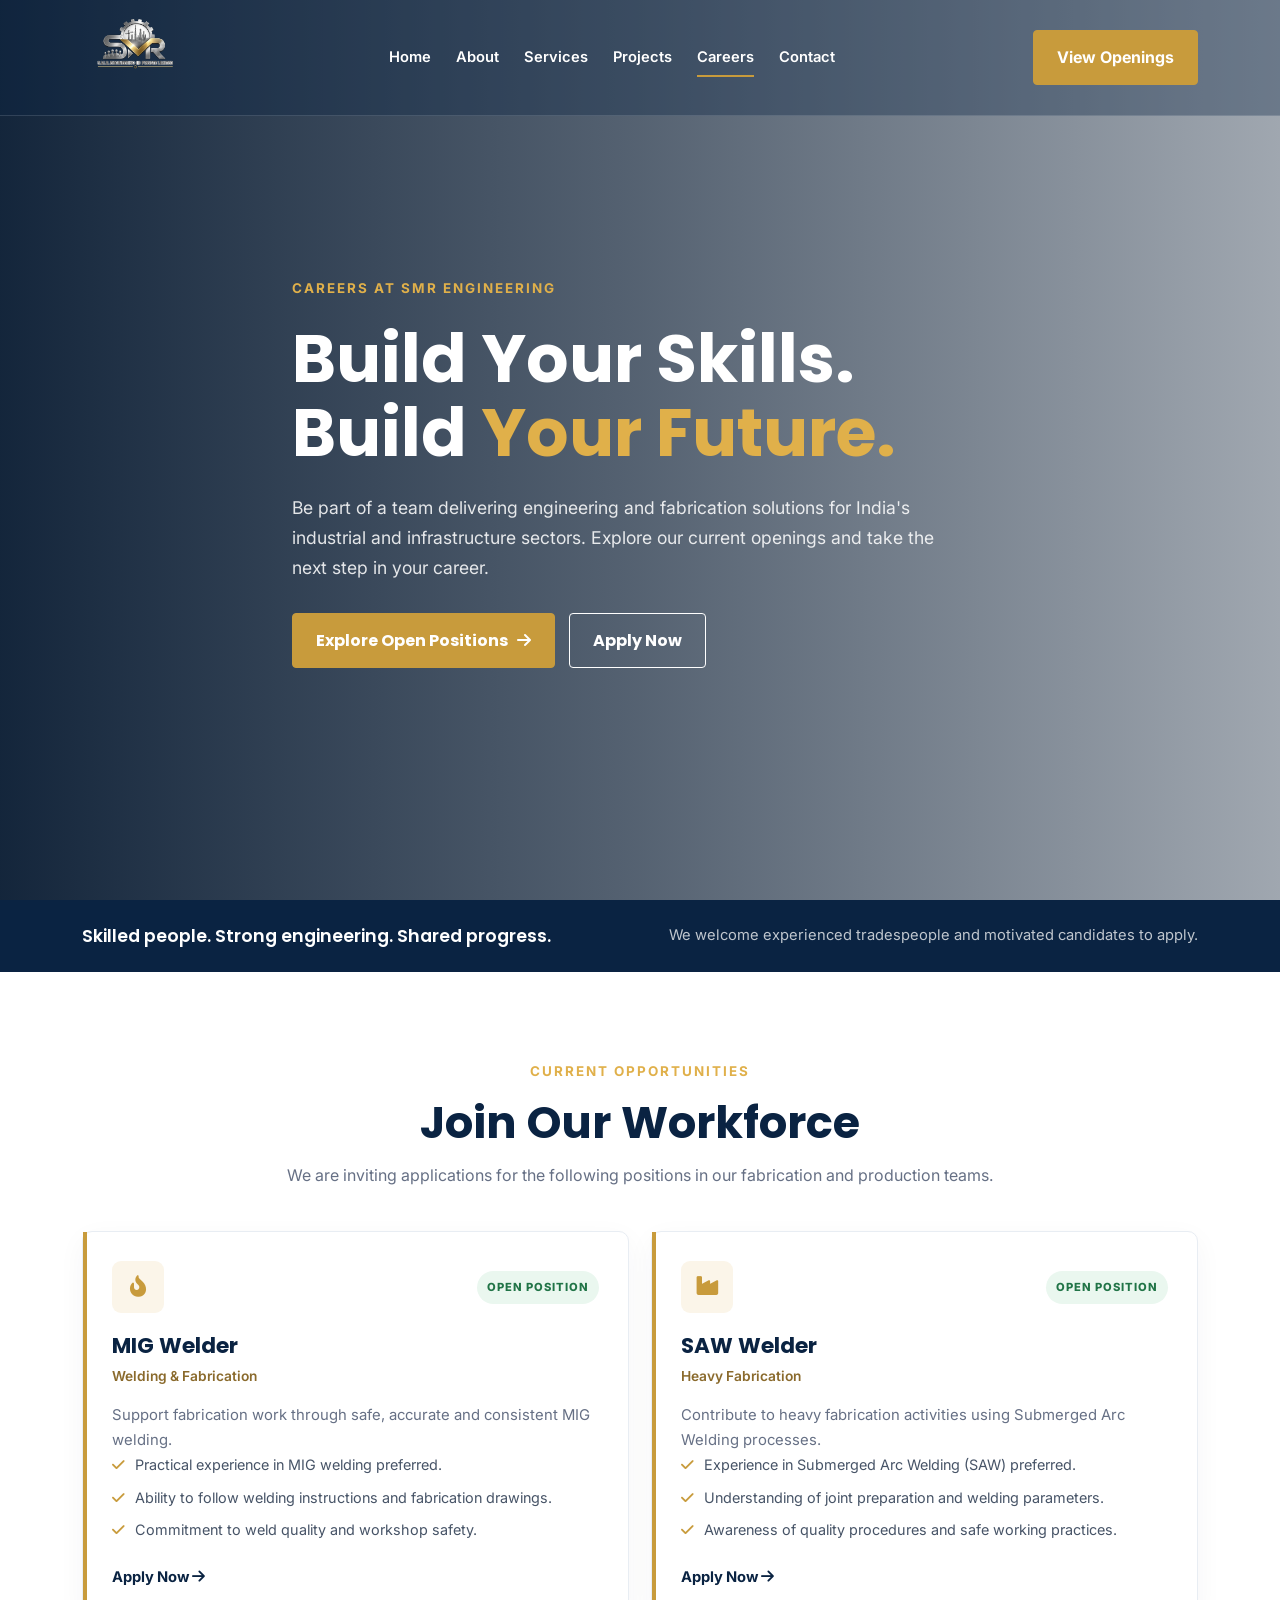
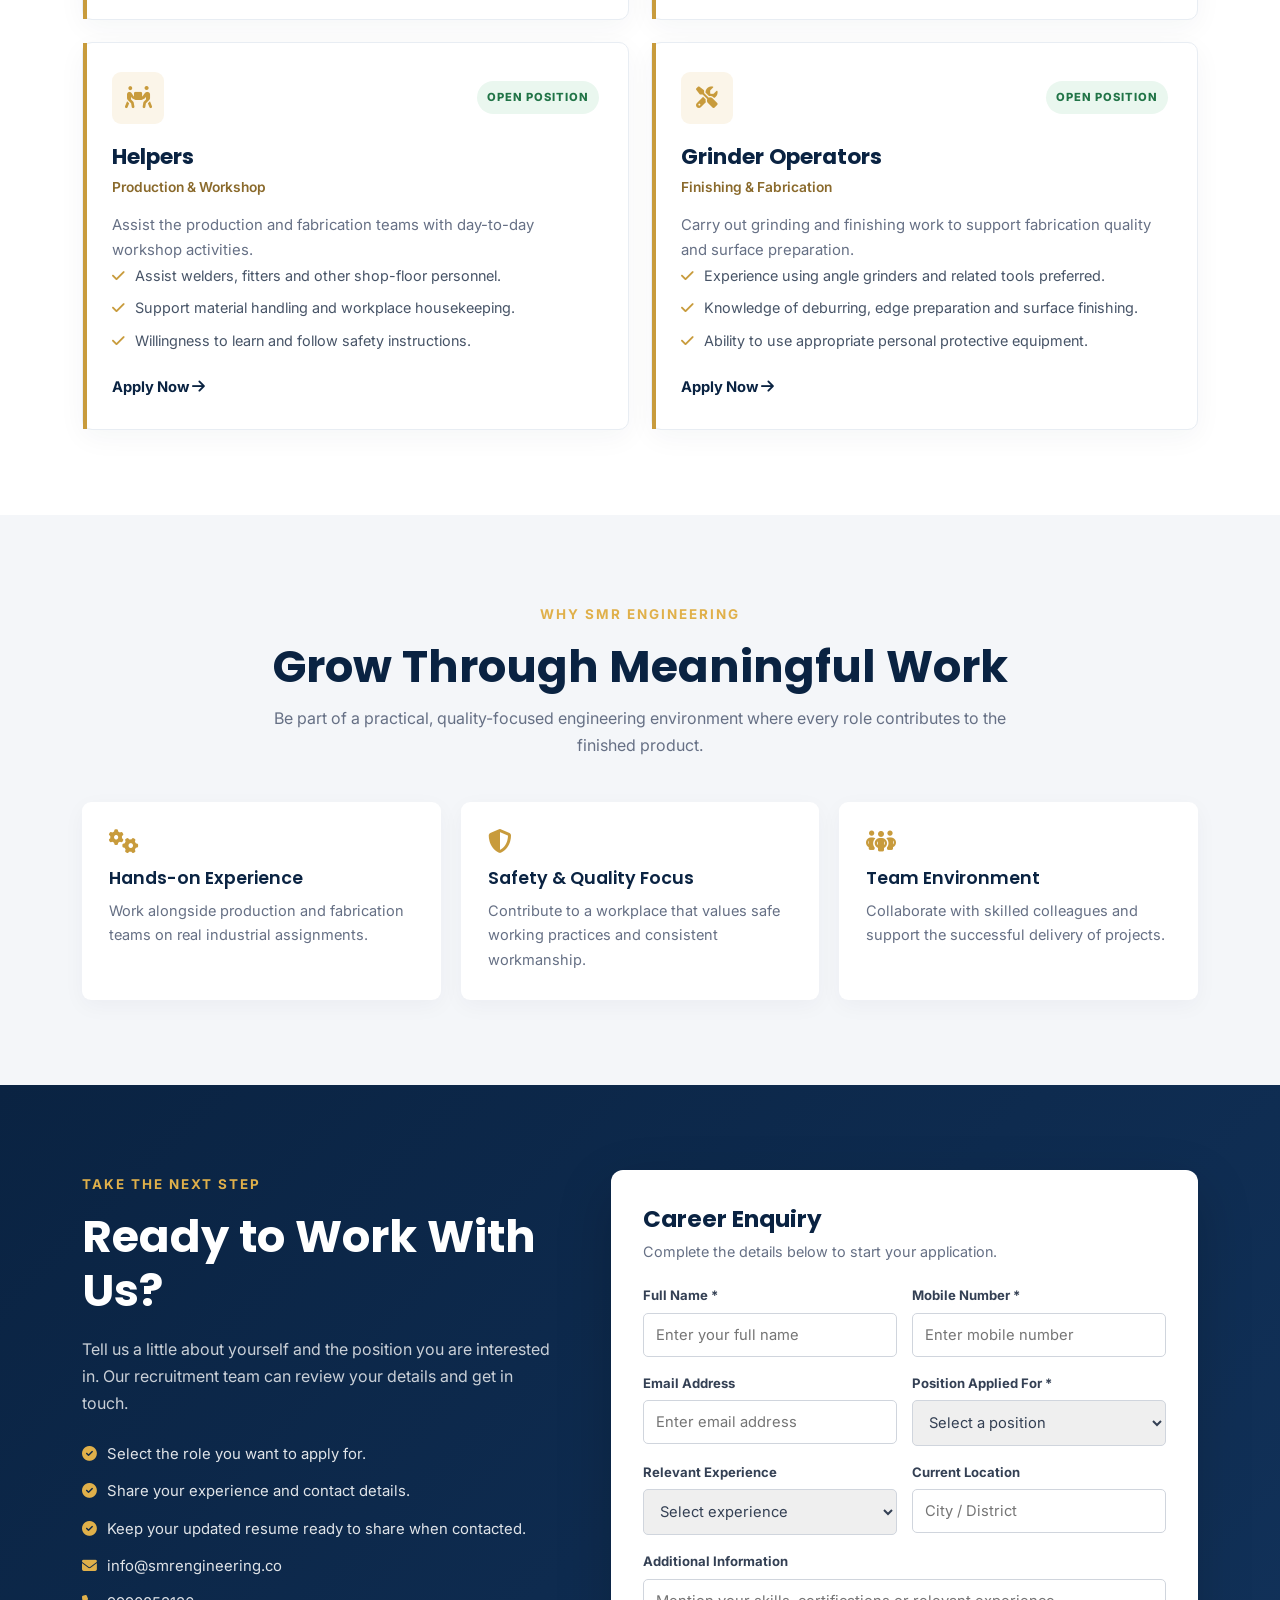
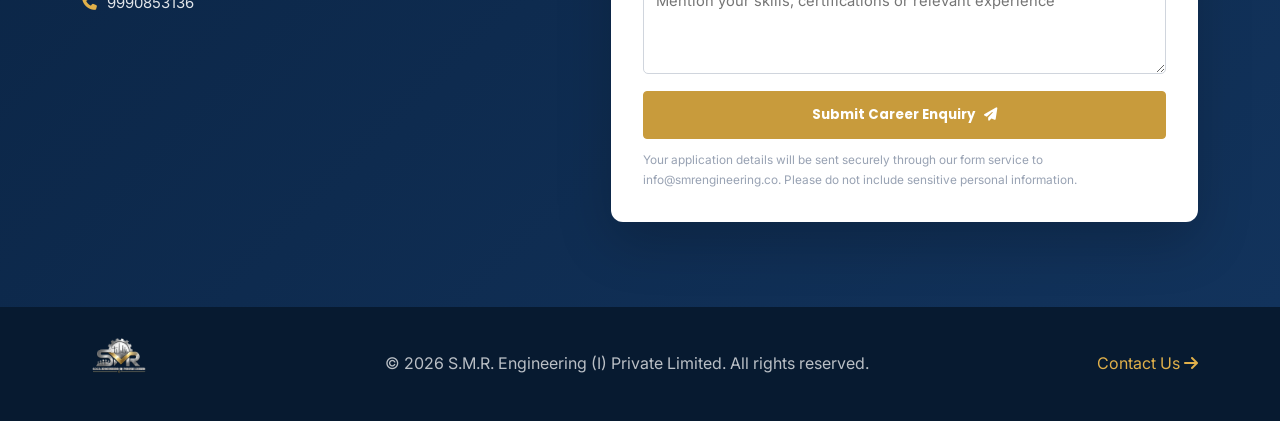
<file: careers.html>
<!DOCTYPE html>
<html lang="en">
<head>
<meta charset="UTF-8"><meta name="viewport" content="width=device-width,initial-scale=1">
<meta name="description" content="Careers at S.M.R. Engineering (I) Private Limited. Current openings for MIG Welders, SAW Welders, Helpers and Grinder Operators.">
<title>Careers | S.M.R. Engineering (I) Private Limited</title>
<link href="https://fonts.googleapis.com/css2?family=Inter:wght@300;400;500;600;700&family=Poppins:wght@400;500;600;700;800&display=swap" rel="stylesheet">
<link rel="stylesheet" href="https://cdnjs.cloudflare.com/ajax/libs/font-awesome/6.6.0/css/all.min.css">
<link rel="stylesheet" href="style.css">
<style>
:root{--navy:#0A2342;--navy-light:#12335c;--gold:#C89B3C;--light-gray:#f4f6f9;--white:#fff;--font-primary:'Poppins',sans-serif;--font-secondary:'Inter',sans-serif}
*{box-sizing:border-box}body{margin:0;font-family:var(--font-secondary);color:#333;line-height:1.7}a{text-decoration:none}.container{width:min(1180px,calc(100% - 40px));margin:auto}
.navbar{position:absolute;top:0;width:100%;z-index:20;padding:14px 0;background:rgba(10,35,66,.35);border-bottom:1px solid #ffffff22}.navbar.scrolled{position:fixed;background:rgba(10,35,66,.96);backdrop-filter:blur(12px);padding:9px 0}.nav-container{display:flex;align-items:center;justify-content:space-between;gap:22px}.logo img{height:72px;width:auto;max-width:210px;object-fit:contain}.nav-links{display:flex;gap:25px}.nav-links a{color:white;font-size:.92rem;font-weight:600;position:relative}.nav-links a:after{content:"";position:absolute;bottom:-7px;left:0;width:0;height:2px;background:var(--gold);transition:.25s}.nav-links a:hover:after,.nav-links a.active:after{width:100%}.nav-cta,.btn{display:inline-flex;align-items:center;justify-content:center;gap:9px;padding:13px 23px;border-radius:4px;background:var(--gold);border:1px solid var(--gold);color:white;font-weight:700;cursor:pointer;transition:.25s}.nav-cta:hover,.btn:hover{background:transparent;color:var(--gold)}.hamburger{display:none;background:none;border:0;color:white;font-size:1.7rem}
.mobile-overlay{display:none}.mobile-menu{display:none}
.hero{min-height:590px;display:flex;align-items:center;padding:145px 0 100px;color:white;background:linear-gradient(90deg,rgba(5,24,47,.94),rgba(5,24,47,.68),rgba(5,24,47,.38)),url('https://images.unsplash.com/photo-1504917595217-d4dc5ebe6122?auto=format&fit=crop&w=2000&q=85') center/cover}.hero-copy{max-width:760px}.eyebrow,.gold-text{color:#e0b04a;font-weight:700;text-transform:uppercase;letter-spacing:2px;font-size:.84rem}.hero h1{font:700 clamp(2.6rem,5.2vw,4.6rem)/1.12 var(--font-primary);color:white;margin:22px 0}.hero h1 span{color:#e0b04a}.hero p{max-width:650px;color:#ffffffdc;font-size:1.1rem;margin:0 0 30px}.hero-actions{display:flex;gap:14px;flex-wrap:wrap}.btn-outline{background:transparent;border-color:#fff}.btn-outline:hover{background:white;color:var(--navy)}
.strip{background:var(--navy);color:white;padding:23px 0}.strip-inner{display:flex;justify-content:space-between;align-items:center;gap:20px;flex-wrap:wrap}.strip strong{font:600 1.1rem var(--font-primary)}.strip span{color:#ffffffbd;font-size:.92rem}
.section{padding:85px 0}.section-head{text-align:center;max-width:760px;margin:0 auto 42px}.section-head h2{font:700 clamp(2rem,3.5vw,2.8rem)/1.2 var(--font-primary);color:var(--navy);margin:12px 0}.section-head p{color:#667085}.jobs{display:grid;grid-template-columns:repeat(2,1fr);gap:22px}.job{background:white;border:1px solid #e8edf3;border-radius:10px;padding:29px;box-shadow:0 8px 28px #0a23420b;transition:.25s;position:relative}.job:before{content:"";position:absolute;left:0;top:0;width:4px;height:100%;background:var(--gold)}.job:hover{transform:translateY(-5px);box-shadow:0 18px 45px #0a234217;border-color:#c89b3c88}.job-top{display:flex;justify-content:space-between;align-items:center;margin-bottom:16px}.job-icon{width:52px;height:52px;border-radius:9px;background:#fbf5e9;color:var(--gold);display:grid;place-items:center;font-size:1.35rem}.tag{font-size:.7rem;text-transform:uppercase;letter-spacing:1px;font-weight:800;color:#217447;background:#eaf7ef;padding:7px 10px;border-radius:30px}.job h3{font:650 1.35rem var(--font-primary);color:var(--navy);margin:0 0 3px}.dept{font-size:.86rem;color:#8a6a2c;font-weight:600;margin-bottom:14px}.job p{color:#667085;font-size:.93rem}.job ul{padding:0;margin:0 0 20px;list-style:none;display:grid;gap:8px}.job li{display:flex;gap:10px;color:#475467;font-size:.9rem}.job li i{color:var(--gold);margin-top:5px}.apply-link{color:var(--navy);font-weight:700;font-size:.92rem}.apply-link:hover{color:var(--gold)}
.why{background:var(--light-gray)}.why-grid{display:grid;grid-template-columns:repeat(3,1fr);gap:20px}.why-card{background:white;border-radius:9px;padding:27px;box-shadow:0 6px 22px #0a23420a}.why-card i{font-size:1.5rem;color:var(--gold);margin-bottom:12px}.why-card h3{font:600 1.1rem var(--font-primary);color:var(--navy);margin:0 0 8px}.why-card p{font-size:.91rem;color:#667085;margin:0}
.apply{background:linear-gradient(135deg,#0A2342,#12335c);color:white}.apply-grid{display:grid;grid-template-columns:.9fr 1.1fr;gap:48px;align-items:start}.apply-copy h2{font:700 clamp(2rem,3.5vw,2.8rem)/1.2 var(--font-primary);color:white;margin:13px 0 18px}.apply-copy p{color:#ffffffc7}.points{display:grid;gap:12px;margin-top:25px}.points div{display:flex;gap:10px;color:#ffffffdf;font-size:.93rem}.points i{color:#e0b04a;margin-top:5px}.form{background:white;color:#333;border-radius:12px;padding:32px;box-shadow:0 20px 55px #0003}.form h3{font:650 1.45rem var(--font-primary);color:var(--navy);margin:0 0 4px}.form>p{color:#667085;font-size:.9rem;margin:0 0 20px}.form-grid{display:grid;grid-template-columns:1fr 1fr;gap:15px}.field{display:flex;flex-direction:column;gap:6px}.field.full{grid-column:1/-1}.field label{font-size:.82rem;font-weight:700;color:#344054}.field input,.field select,.field textarea{width:100%;padding:12px;border:1px solid #d0d5dd;border-radius:5px;font:400 .92rem var(--font-secondary);color:#344054}.field textarea{min-height:95px;resize:vertical}.field input:focus,.field select:focus,.field textarea:focus{outline:2px solid #c89b3c55;border-color:var(--gold)}.form-submit{width:100%;margin-top:17px}.status{display:none;margin-top:13px;padding:12px;border-radius:5px;background:#fff7e6;color:#795b20;font-size:.85rem}.note{font-size:.74rem;color:#98a2b3;margin-top:11px}.footer{background:#071a30;color:#ffffffb8;padding:28px 0}.footer-inner{display:flex;justify-content:space-between;align-items:center;gap:20px;flex-wrap:wrap}.footer img{height:50px;width:auto}.footer a{color:#e0b04a}.back-top{position:fixed;right:22px;bottom:22px;width:44px;height:44px;border:0;border-radius:50%;background:var(--gold);color:white;display:none;place-items:center;z-index:15}.back-top.show{display:grid}
@media(max-width:900px){.nav-links,.nav-cta{display:none}.hamburger{display:block}.mobile-overlay{display:block;position:fixed;inset:0;background:#0009;z-index:29;opacity:0;visibility:hidden;transition:.25s}.mobile-overlay.open{opacity:1;visibility:visible}.mobile-menu{display:flex;position:fixed;z-index:30;right:-100%;top:0;height:100dvh;width:min(370px,88vw);background:var(--navy);padding:25px;transition:.3s;flex-direction:column}.mobile-menu.open{right:0}.mobile-head{display:flex;justify-content:space-between;align-items:center;margin-bottom:32px}.mobile-head img{height:54px;max-width:155px;object-fit:contain}.mobile-head button{background:none;border:0;color:white;font-size:1.6rem}.mobile-links{display:grid;gap:20px}.mobile-links a{color:white;font:600 1.1rem var(--font-primary);text-transform:uppercase}.mobile-links a.active,.mobile-links a:hover{color:var(--gold)}.jobs{grid-template-columns:1fr}.apply-grid{grid-template-columns:1fr;gap:28px}}
@media(max-width:620px){.container{width:calc(100% - 30px)}.logo img{height:58px}.hero{min-height:560px;padding:125px 0 75px;background-position:58% center}.hero h1{font-size:2.55rem}.hero p{font-size:1rem}.section{padding:63px 0}.why-grid{grid-template-columns:1fr}.form-grid{grid-template-columns:1fr}.field.full{grid-column:auto}.form{padding:23px 18px}.job{padding:24px 21px}.hero-actions .btn{width:100%}}
</style>
</head>
<body>
<header class="navbar"><div class="container nav-container">
<a class="logo" href="index.html"><img src="logo.png" alt="S.M.R. Engineering logo"></a>
<nav class="nav-links" aria-label="Main navigation">
<a href="index.html">Home</a><a href="about.html">About</a><a href="services.html">Services</a><a href="projects.html">Projects</a><a href="careers.html" class="active">Careers</a><a href="contact.html">Contact</a>
</nav><a class="nav-cta" href="#openings">View Openings</a>
<button class="hamburger" aria-label="Open navigation" aria-expanded="false"><i class="fas fa-bars"></i></button>
</div></header>
<div class="mobile-overlay"></div><aside class="mobile-menu" id="mobile-menu" aria-hidden="true">
<div class="mobile-head"><a href="index.html"><img src="logo.png" alt="SMR Engineering"></a><button class="mobile-close" aria-label="Close navigation"><i class="fas fa-times"></i></button></div>
<nav class="mobile-links"><a href="index.html">Home</a><a href="about.html">About</a><a href="services.html">Services</a><a href="projects.html">Projects</a><a href="careers.html" class="active">Careers</a><a href="contact.html">Contact</a></nav>
</aside>
<main>
<section class="hero"><div class="container hero-copy">
<div class="eyebrow">Careers at SMR Engineering</div>
<h1>Build Your Skills.<br>Build <span>Your Future.</span></h1>
<p>Be part of a team delivering engineering and fabrication solutions for India's industrial and infrastructure sectors. Explore our current openings and take the next step in your career.</p>
<div class="hero-actions"><a class="btn" href="#openings">Explore Open Positions <i class="fas fa-arrow-right"></i></a><a class="btn btn-outline" href="#apply">Apply Now</a></div>
</div></section>
<section class="strip"><div class="container strip-inner"><strong>Skilled people. Strong engineering. Shared progress.</strong><span>We welcome experienced tradespeople and motivated candidates to apply.</span></div></section>
<section class="section" id="openings"><div class="container">
<div class="section-head"><span class="gold-text">Current Opportunities</span><h2>Join Our Workforce</h2><p>We are inviting applications for the following positions in our fabrication and production teams.</p></div>
<div class="jobs">
<article class="job"><div class="job-top"><div class="job-icon"><i class="fas fa-fire-flame-curved"></i></div><span class="tag">Open position</span></div><h3>MIG Welder</h3><div class="dept">Welding &amp; Fabrication</div><p>Support fabrication work through safe, accurate and consistent MIG welding.</p><ul><li><i class="fas fa-check"></i>Practical experience in MIG welding preferred.</li><li><i class="fas fa-check"></i>Ability to follow welding instructions and fabrication drawings.</li><li><i class="fas fa-check"></i>Commitment to weld quality and workshop safety.</li></ul><a class="apply-link" href="#apply" data-position="MIG Welder">Apply Now <i class="fas fa-arrow-right"></i></a></article>
<article class="job"><div class="job-top"><div class="job-icon"><i class="fas fa-industry"></i></div><span class="tag">Open position</span></div><h3>SAW Welder</h3><div class="dept">Heavy Fabrication</div><p>Contribute to heavy fabrication activities using Submerged Arc Welding processes.</p><ul><li><i class="fas fa-check"></i>Experience in Submerged Arc Welding (SAW) preferred.</li><li><i class="fas fa-check"></i>Understanding of joint preparation and welding parameters.</li><li><i class="fas fa-check"></i>Awareness of quality procedures and safe working practices.</li></ul><a class="apply-link" href="#apply" data-position="SAW Welder">Apply Now <i class="fas fa-arrow-right"></i></a></article>
<article class="job"><div class="job-top"><div class="job-icon"><i class="fas fa-people-carry-box"></i></div><span class="tag">Open position</span></div><h3>Helpers</h3><div class="dept">Production &amp; Workshop</div><p>Assist the production and fabrication teams with day-to-day workshop activities.</p><ul><li><i class="fas fa-check"></i>Assist welders, fitters and other shop-floor personnel.</li><li><i class="fas fa-check"></i>Support material handling and workplace housekeeping.</li><li><i class="fas fa-check"></i>Willingness to learn and follow safety instructions.</li></ul><a class="apply-link" href="#apply" data-position="Helper">Apply Now <i class="fas fa-arrow-right"></i></a></article>
<article class="job"><div class="job-top"><div class="job-icon"><i class="fas fa-screwdriver-wrench"></i></div><span class="tag">Open position</span></div><h3>Grinder Operators</h3><div class="dept">Finishing &amp; Fabrication</div><p>Carry out grinding and finishing work to support fabrication quality and surface preparation.</p><ul><li><i class="fas fa-check"></i>Experience using angle grinders and related tools preferred.</li><li><i class="fas fa-check"></i>Knowledge of deburring, edge preparation and surface finishing.</li><li><i class="fas fa-check"></i>Ability to use appropriate personal protective equipment.</li></ul><a class="apply-link" href="#apply" data-position="Grinder Operator">Apply Now <i class="fas fa-arrow-right"></i></a></article>
</div></div></section>
<section class="section why"><div class="container"><div class="section-head"><span class="gold-text">Why SMR Engineering</span><h2>Grow Through Meaningful Work</h2><p>Be part of a practical, quality-focused engineering environment where every role contributes to the finished product.</p></div>
<div class="why-grid"><article class="why-card"><i class="fas fa-gears"></i><h3>Hands-on Experience</h3><p>Work alongside production and fabrication teams on real industrial assignments.</p></article><article class="why-card"><i class="fas fa-shield-halved"></i><h3>Safety &amp; Quality Focus</h3><p>Contribute to a workplace that values safe working practices and consistent workmanship.</p></article><article class="why-card"><i class="fas fa-people-group"></i><h3>Team Environment</h3><p>Collaborate with skilled colleagues and support the successful delivery of projects.</p></article></div></div></section>
<section class="section apply" id="apply"><div class="container apply-grid">
<div class="apply-copy"><span class="gold-text">Take the Next Step</span><h2>Ready to Work With Us?</h2><p>Tell us a little about yourself and the position you are interested in. Our recruitment team can review your details and get in touch.</p><div class="points"><div><i class="fas fa-check-circle"></i>Select the role you want to apply for.</div><div><i class="fas fa-check-circle"></i>Share your experience and contact details.</div><div><i class="fas fa-check-circle"></i>Keep your updated resume ready to share when contacted.</div><div><i class="fas fa-envelope"></i><a href="mailto:info@smrengineering.co" style="color:inherit">info@smrengineering.co</a></div><div><i class="fas fa-phone"></i><a href="tel:9990853136" style="color:inherit">9990853136</a></div></div></div>
<form class="form" id="career-form">
<input type="hidden" name="_subject" value="New Career Application - SMR Engineering">
<input type="hidden" name="_template" value="table">
<div style="position:absolute;left:-5000px" aria-hidden="true"><label>Leave this field empty<input type="text" name="_honey" tabindex="-1" autocomplete="off"></label></div><h3>Career Enquiry</h3><p>Complete the details below to start your application.</p><div class="form-grid">
<div class="field"><label for="name">Full Name *</label><input id="name" name="name" required autocomplete="name" placeholder="Enter your full name"></div>
<div class="field"><label for="phone">Mobile Number *</label><input id="phone" name="phone" type="tel" required pattern="[0-9+() -]{8,18}" placeholder="Enter mobile number"></div>
<div class="field"><label for="email">Email Address</label><input id="email" name="email" type="email" placeholder="Enter email address"></div>
<div class="field"><label for="position">Position Applied For *</label><select id="position" name="position" required><option value="">Select a position</option><option>MIG Welder</option><option>SAW Welder</option><option>Helper</option><option>Grinder Operator</option></select></div>
<div class="field"><label for="experience">Relevant Experience</label><select id="experience" name="experience"><option value="">Select experience</option><option>Fresher</option><option>Less than 1 year</option><option>1–3 years</option><option>3–5 years</option><option>5+ years</option></select></div>
<div class="field"><label for="location">Current Location</label><input id="location" name="location" placeholder="City / District"></div>
<div class="field full"><label for="message">Additional Information</label><textarea id="message" name="message" placeholder="Mention your skills, certifications or relevant experience"></textarea></div>
</div><button class="btn form-submit" type="submit">Submit Career Enquiry <i class="fas fa-paper-plane"></i></button><div class="status" id="status" role="status"></div><div class="note">Your application details will be sent securely through our form service to info@smrengineering.co. Please do not include sensitive personal information.</div></form>
</div></section>
</main>
<footer class="footer"><div class="container footer-inner"><a href="index.html"><img src="logo.png" alt="S.M.R. Engineering logo"></a><span>© <span id="year"></span> S.M.R. Engineering (I) Private Limited. All rights reserved.</span><a href="contact.html">Contact Us <i class="fas fa-arrow-right"></i></a></div></footer>
<button class="back-top" id="back-top" aria-label="Back to top"><i class="fas fa-arrow-up"></i></button>
<script>
const menu=document.getElementById('mobile-menu'),overlay=document.querySelector('.mobile-overlay'),hamburger=document.querySelector('.hamburger'),closeBtn=document.querySelector('.mobile-close');
function setMenu(open){menu.classList.toggle('open',open);overlay.classList.toggle('open',open);menu.setAttribute('aria-hidden',String(!open));hamburger.setAttribute('aria-expanded',String(open));document.body.style.overflow=open?'hidden':''}
hamburger.addEventListener('click',()=>setMenu(!menu.classList.contains('open')));closeBtn.addEventListener('click',()=>setMenu(false));overlay.addEventListener('click',()=>setMenu(false));menu.querySelectorAll('a').forEach(a=>a.addEventListener('click',()=>setMenu(false)));document.addEventListener('keydown',e=>{if(e.key==='Escape')setMenu(false)});
const navbar=document.querySelector('.navbar'),progress=document.querySelector('.scroll-progress'),back=document.getElementById('back-top');
window.addEventListener('scroll',()=>{const max=document.documentElement.scrollHeight-innerHeight;progress.style.width=(max>0?scrollY/max*100:0)+'%';navbar.classList.toggle('scrolled',scrollY>50);back.classList.toggle('show',scrollY>450)});back.addEventListener('click',()=>scrollTo({top:0,behavior:'smooth'}));document.getElementById('year').textContent=new Date().getFullYear();
document.querySelectorAll('[data-position]').forEach(a=>a.addEventListener('click',()=>document.getElementById('position').value=a.dataset.position));
const careerForm=document.getElementById('career-form');
careerForm.addEventListener('submit',async function(e){
 e.preventDefault();
 if(!this.reportValidity()) return;
 const status=document.getElementById('status');
 const submitButton=this.querySelector('button[type=submit]');
 const originalButton=submitButton.innerHTML;
 status.style.display='block';
 status.textContent='Sending your application…';
 submitButton.disabled=true;
 submitButton.style.opacity='.7';
 try {
   const payload=Object.fromEntries(new FormData(this).entries());
   payload._subject='Career Application - '+payload.position+' - SMR Engineering';
   const response=await fetch('https://formsubmit.co/ajax/info@smrengineering.co',{
     method:'POST',
     headers:{'Content-Type':'application/json','Accept':'application/json'},
     body:JSON.stringify(payload)
   });
   const result=await response.json();
   if(!response.ok || result.success===false || result.success==='false') throw new Error(result.message||'Submission failed');
   status.style.background='#ecfdf3';
   status.style.color='#027a48';
   status.textContent='Thank you! Your application has been submitted. SMR Engineering will review your details.';
   this.reset();
 } catch(error) {
   status.style.background='#fff7e6';
   status.style.color='#795b20';
   status.textContent='We could not submit your application right now. Please try again or email info@smrengineering.co / call 9990853136.';
 } finally {
   submitButton.disabled=false;
   submitButton.style.opacity='1';
   submitButton.innerHTML=originalButton;
 }
});
</script>
</body></html>
</file>
<file: style.css>
/* --- Variables & Setup --- */
:root {
    --navy: #0A2342;
    --navy-light: #12335c;
    --gold: #C89B3C;
    --gold-hover: #e0b04a;
    --light-gray: #f4f6f9;
    --dark-gray: #333;
    --white: #ffffff;
    --font-primary: 'Poppins', sans-serif;
    --font-secondary: 'Inter', sans-serif;
    --transition: all 0.3s cubic-bezier(0.25, 0.8, 0.25, 1);
}

* { margin: 0; padding: 0; box-sizing: border-box; }

html { scroll-behavior: initial; /* Lenis handles this */ }

body {
    font-family: var(--font-secondary);
    color: var(--dark-gray);
    background-color: var(--white);
    overflow-x: hidden;
    line-height: 1.6;
    width: 100%;
}

h1, h2, h3, h4, h5, h6 { font-family: var(--font-primary); }

a { text-decoration: none; color: inherit; transition: var(--transition); }
ul { list-style: none; }

.container {
    width: 100%;
    max-width: 1280px;
    margin: 0 auto;
    padding: 0 2rem;
}

.section-padding { padding: 100px 0; }
.text-center { text-align: center; }
.bg-light { background-color: var(--light-gray); }
.gold-text { color: var(--gold); font-weight: 600; font-size: 0.9rem; text-transform: uppercase; letter-spacing: 2px;}

/* --- Custom Cursor & Scroll Progress --- */
.cursor {
    position: fixed; width: 20px; height: 20px;
    border: 2px solid var(--gold); border-radius: 50%;
    pointer-events: none; z-index: 9999;
    transform: translate(-50%, -50%);
    transition: width 0.2s, height 0.2s; mix-blend-mode: difference;
}
.scroll-progress {
    position: fixed; top: 0; left: 0; width: 0%; height: 4px;
    background: var(--gold); z-index: 10000;
}

/* --- Buttons --- */
.btn {
    display: inline-block; padding: 14px 32px; font-family: var(--font-primary);
    font-weight: 500; border-radius: 4px; cursor: pointer; transition: var(--transition);
}
.btn-primary { background: var(--gold); color: var(--white); border: 2px solid var(--gold); }
.btn-primary:hover { background: transparent; color: var(--gold); }
.btn-secondary { background: transparent; color: var(--white); border: 2px solid var(--white); }
.btn-secondary:hover { background: var(--white); color: var(--navy); }
.btn-text { color: var(--gold); font-weight: 600; display: inline-flex; align-items: center; gap: 8px;}
.btn-text:hover { gap: 12px; }

/* --- Navbar --- */
.navbar {
    position: fixed; top: 0; width: 100%; z-index: 1000; padding: 20px 0;
    transition: var(--transition); border-bottom: 1px solid rgba(255,255,255,0.1);
}
.navbar.scrolled {
    padding: 15px 0; background: rgba(10, 35, 66, 0.85);
    backdrop-filter: blur(12px); border-bottom: 1px solid rgba(255,255,255,0.05);
    box-shadow: 0 10px 30px rgba(0,0,0,0.1);
}
.nav-container { display: flex; justify-content: space-between; align-items: center; }
.logo { font-size: 1.8rem; font-weight: 700; color: var(--white); font-family: var(--font-primary); }
.logo span { color: var(--gold); }
.nav-links { display: flex; gap: 30px; }
.nav-links a { color: var(--white); font-weight: 500; font-size: 0.95rem; position: relative;}
.nav-links a::after {
    content: ''; position: absolute; bottom: -5px; left: 0; width: 0;
    height: 2px; background: var(--gold); transition: var(--transition);
}
.nav-links a:hover::after, .nav-links a.active::after { width: 100%; }

.nav-actions { display: flex; align-items: center; gap: 20px; }
.search-icon { color: var(--white); cursor: pointer; }
.hamburger {
    display: none; background: transparent; border: none;
    color: var(--white); font-size: 1.8rem; cursor: pointer;
    transition: transform 0.3s cubic-bezier(0.25, 0.8, 0.25, 1);
    padding: 5px; z-index: 100001; /* Keep above overlay if needed */
}
/* Hamburger animation */
.hamburger.open {
    transform: rotate(90deg);
}
.hamburger.open i::before {
    content: "\f00d"; /* FontAwesome X icon */
}

/* --- Mobile Drawer Navigation --- */
.mobile-drawer-overlay {
    position: fixed; inset: 0; background: rgba(0, 0, 0, 0.6);
    opacity: 0; visibility: hidden; z-index: 99998;
    transition: opacity 0.3s ease, visibility 0.3s ease;
}
.mobile-drawer-overlay.open { opacity: 1; visibility: visible; }

.mobile-drawer {
    position: fixed; top: 0; right: -100%; width: 100%; max-width: 380px; height: 100vh;
    background: var(--navy); backdrop-filter: blur(15px);
    z-index: 99999; box-shadow: -10px 0 30px rgba(0, 0, 0, 0.3);
    transition: right 0.3s cubic-bezier(0.25, 0.8, 0.25, 1);
    display: flex; flex-direction: column; padding: 40px 30px;
    overflow-y: auto;
}
.mobile-drawer.open { right: 0; }

.mobile-close {
    align-self: flex-end; font-size: 2.2rem; color: var(--white);
    background: none; border: none; cursor: pointer; 
    transition: color 0.3s ease, transform 0.3s ease;
    padding: 15px; margin-right: -15px; margin-top: -15px;
    line-height: 1; display: inline-flex; align-items: center; justify-content: center;
}
.mobile-close:hover { color: var(--gold); transform: scale(1.1); }

.mobile-drawer-content { display: flex; flex-direction: column; flex: 1; margin-top: 20px; }
.mobile-logo img { max-height: 60px; margin-bottom: 40px; }

.mobile-nav-links { display: flex; flex-direction: column; gap: 25px; margin-bottom: auto; }
.mobile-nav-links a {
    color: var(--white); font-size: 1.5rem; font-family: var(--font-primary);
    font-weight: 500; transition: color 0.3s ease; text-transform: uppercase;
    letter-spacing: 1px;
}
.mobile-nav-links a:hover, .mobile-nav-links a.active { color: var(--gold); }
.mobile-drawer-footer { margin-top: 40px; padding-top: 30px; border-top: 1px solid rgba(255, 255, 255, 0.1); }
.mobile-drawer-footer .btn { width: 100%; text-align: center; }

/* --- Hero Section --- */
.hero {
    position: relative; height: 100vh; min-height: 700px;
    display: flex; align-items: center; justify-content: center; overflow: hidden;
}
.hero-bg {
    position: absolute; top: 0; left: 0; width: 100%; height: 100%;
    background: url('https://images.unsplash.com/photo-1541888086425-d81bb19240f5?auto=format&fit=crop&w=1920&q=80') center/cover;
    z-index: 1;
}
.hero-overlay {
    position: absolute; top: 0; left: 0; width: 100%; height: 100%;
    background: linear-gradient(90deg, rgba(10,35,66,0.9) 0%, rgba(10,35,66,0.6) 100%); z-index: 2;
}
.hero-content { position: relative; z-index: 3; color: var(--white); max-width: 800px; }
.hero-subtitle { color: var(--gold); font-size: 1.2rem; margin-bottom: 15px; letter-spacing: 2px;}
.hero-title { font-size: 4.5rem; line-height: 1.1; margin-bottom: 25px; }
.hero-title span { color: var(--gold); }
.hero-desc { font-size: 1.2rem; margin-bottom: 40px; opacity: 0.9; }
.hero-btns { display: flex; gap: 20px; }

/* --- About Section --- */
.section-heading { margin-bottom: 60px; }
.section-heading h2 { font-size: 2.5rem; color: var(--navy); margin-top: 10px; }
.about-grid { display: grid; grid-template-columns: repeat(3, 1fr); gap: 30px; }
.about-card {
    padding: 40px; background: var(--white); border-radius: 8px;
    box-shadow: 0 10px 40px rgba(0,0,0,0.05); transition: var(--transition);
    border: 1px solid rgba(0,0,0,0.03);
}
.about-card:hover { transform: translateY(-10px); box-shadow: 0 20px 50px rgba(0,0,0,0.1); border-color: var(--gold); }
.about-card i { font-size: 2.5rem; margin-bottom: 20px; }
.about-card h3 { font-size: 1.3rem; margin-bottom: 15px; color: var(--navy); }

/* --- Services Section --- */
.services-grid { display: grid; grid-template-columns: repeat(3, 1fr); gap: 30px; }
.service-card {
    background: var(--white); border-radius: 8px; overflow: hidden;
    box-shadow: 0 10px 30px rgba(0,0,0,0.05); transition: var(--transition);
}
.service-card:hover { transform: translateY(-10px); }
.service-img { height: 240px; background-size: cover; background-position: center; transition: var(--transition); }
.service-card:hover .service-img { transform: scale(1.05); }
.service-content { padding: 30px; position: relative; background: var(--white); z-index: 2;}
.service-icon {
    position: absolute; top: -25px; right: 30px; width: 50px; height: 50px;
    background: var(--gold); color: var(--white); display: flex; align-items: center;
    justify-content: center; font-size: 1.2rem; border-radius: 50%;
}
.service-content h3 { margin-bottom: 15px; color: var(--navy); font-size: 1.4rem;}
.service-content p { margin-bottom: 20px; color: #666; }

/* --- Why Us Section --- */
.why-container { display: flex; align-items: center; gap: 60px; }
.why-image { flex: 1; position: relative; }
.why-image img { width: 100%; border-radius: 8px; box-shadow: 0 20px 50px rgba(0,0,0,0.15); }
.why-content { flex: 1; }
.why-content h2 { font-size: 2.5rem; color: var(--navy); margin: 10px 0 20px; }

/* --- Projects Section --- */
.projects-grid { display: grid; grid-template-columns: repeat(2, 1fr); gap: 30px; }
.project-card {
    position: relative; border-radius: 8px; overflow: hidden; height: 400px;
    box-shadow: 0 15px 40px rgba(0,0,0,0.1); cursor: pointer;
}
.project-card img { width: 100%; height: 100%; object-fit: cover; transition: transform 0.6s ease; }
.project-card:hover img { transform: scale(1.1); }
.project-overlay {
    position: absolute; inset: 0; background: linear-gradient(to top, rgba(10,35,66,0.95), transparent);
    display: flex; flex-direction: column; justify-content: flex-end; padding: 40px; color: var(--white);
}
.project-category { background: var(--gold); padding: 5px 15px; border-radius: 20px; font-size: 0.8rem; font-weight: 600; width: max-content; margin-bottom: 15px; text-transform: uppercase; }
.project-overlay h3 { font-size: 2rem; margin-bottom: 10px; }
.project-overlay p { margin-bottom: 20px; opacity: 0.9; }

/* --- CTA Section --- */
.cta { position: relative; padding: 120px 0; background: url('https://images.unsplash.com/photo-1504307651254-35680f356dfd?auto=format&fit=crop&w=1920&q=80') fixed center/cover; }
.cta-overlay { position: absolute; inset: 0; background: rgba(10, 35, 66, 0.85); }
.cta-content { position: relative; z-index: 2; color: var(--white); }
.cta h2 { font-size: 3rem; margin-bottom: 20px; }
.cta p { font-size: 1.2rem; margin-bottom: 40px; }
.cta-btns { display: flex; justify-content: center; gap: 20px; }

/* --- Footer --- */
.footer { background: var(--navy); color: rgba(255,255,255,0.7); padding-top: 80px; }
.footer-grid { display: grid; grid-template-columns: 2fr 1fr 1.5fr; gap: 50px; margin-bottom: 60px; }
.brand-col .logo { display: block; margin-bottom: 20px; }
.brand-col p { margin-bottom: 30px; }
.social-links a {
    display: inline-flex; align-items: center; justify-content: center; width: 40px; height: 40px;
    background: rgba(255,255,255,0.1); color: var(--white); border-radius: 50%; margin-right: 10px; transition: var(--transition);
}
.social-links a:hover { background: var(--gold); transform: translateY(-3px); }
.footer-col h4 { color: var(--white); font-size: 1.2rem; margin-bottom: 25px; position: relative; }
.footer-col h4::after { content: ''; position: absolute; left: 0; bottom: -8px; width: 30px; height: 2px; background: var(--gold); }
.footer-col ul li { margin-bottom: 12px; }
.footer-col ul a:hover { color: var(--gold); padding-left: 5px; }
.contact-info li { display: flex; gap: 15px; margin-bottom: 15px; align-items: flex-start; }
.contact-info i { color: var(--gold); margin-top: 5px; }
.footer-bottom { border-top: 1px solid rgba(255,255,255,0.1); padding: 25px 0; font-size: 0.9rem; }

/* --- Responsive & Mobile Optimization Breakpoints --- */

@media (max-width: 992px) {
    .nav-links, .nav-actions .btn { display: none; }
    .hamburger { display: block; }
    .hero-title { font-size: 3.5rem; }
    .about-grid, .services-grid, .projects-grid { grid-template-columns: repeat(2, 1fr); }
    .why-container { flex-direction: column; }
    .why-image, .why-content { width: 100%; }
    .footer-grid { grid-template-columns: 1fr 1fr; }
}

@media (max-width: 768px) {
    .container { padding: 0 1.5rem; }
    .section-padding { padding: 60px 0; }
    .about-grid, .services-grid, .projects-grid, .footer-grid { grid-template-columns: 1fr; }
    .hero-content { text-align: center; }
    .hero-title { font-size: clamp(2.5rem, 8vw, 3.2rem); }
    .hero-desc { font-size: 1rem; margin-bottom: 30px; }
    .hero-btns { flex-direction: column; width: 100%; gap: 15px; }
    .btn { text-align: center; width: 100%; }
    .cta-btns { flex-direction: column; gap: 15px; width: 100%; }
    .section-heading { margin-bottom: 40px; }
    .section-heading h2 { font-size: 2rem; }
}

@media (max-width: 576px) {
    .hero-title { font-size: 2.2rem; }
    .tool-room-grid { grid-template-columns: 1fr; }
    .project-card { height: 300px; }
    .project-overlay h3 { font-size: 1.5rem; }
    .cta h2 { font-size: 2rem; }
    .service-card { margin-bottom: 10px; }
    .about-card { padding: 25px; }
    .faq-question { font-size: 1rem; padding: 15px 20px; }
    .nav-actions { gap: 15px; }
}

@media (max-width: 430px) {
    .container { padding: 0 1.25rem; }
    .hero-title { font-size: 2rem; }
    .btn { padding: 12px 24px; }
    .section-padding { padding: 50px 0; }
}

@media (max-width: 375px) {
    .logo img { max-height: 50px !important; } /* override for smallest screens */
    .hero-subtitle { font-size: 1rem; }
    .hero-title { font-size: 1.8rem; }
    .project-card { height: 250px; }
}

@media (max-width: 320px) {
    .hero-title { font-size: 1.6rem; }
    .about-card h3 { font-size: 1.1rem; }
    .mobile-drawer { padding: 30px 20px; max-width: 100%; } /* full width on tiny devices */
}
</file>
